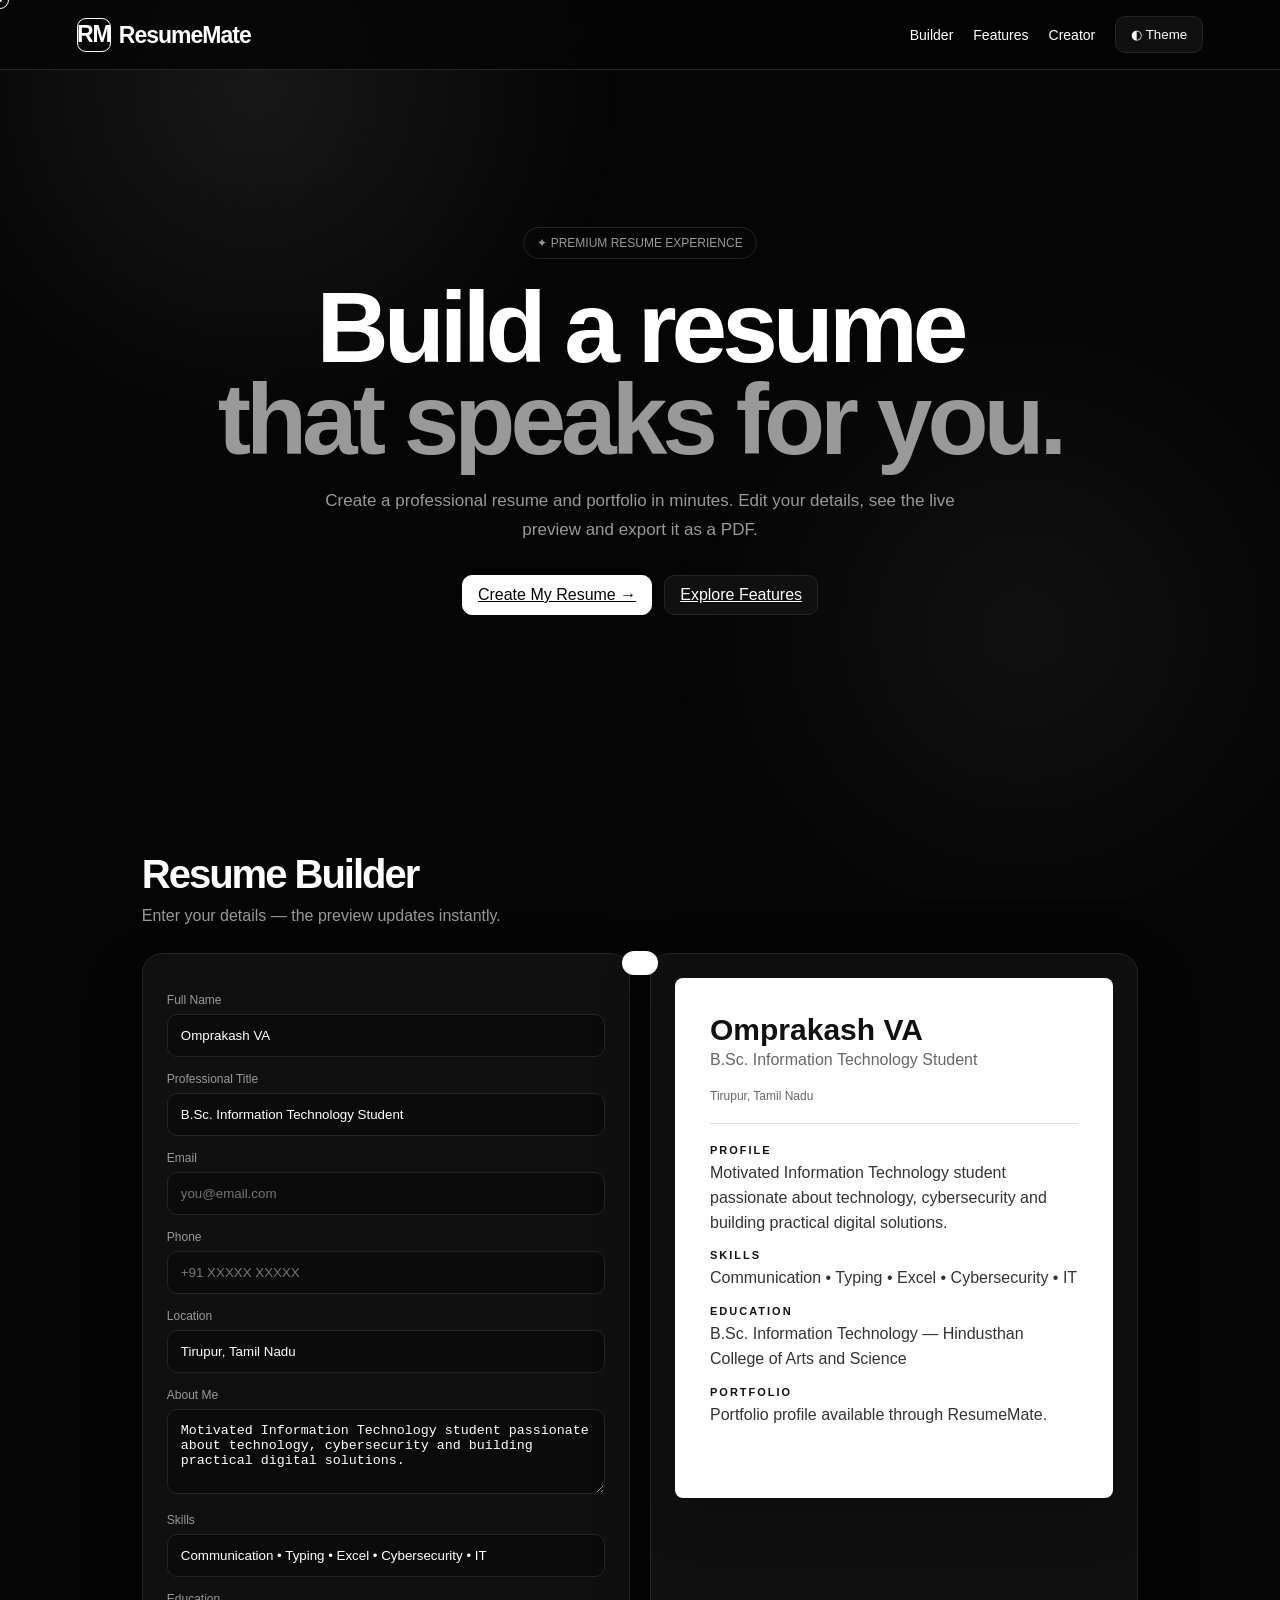
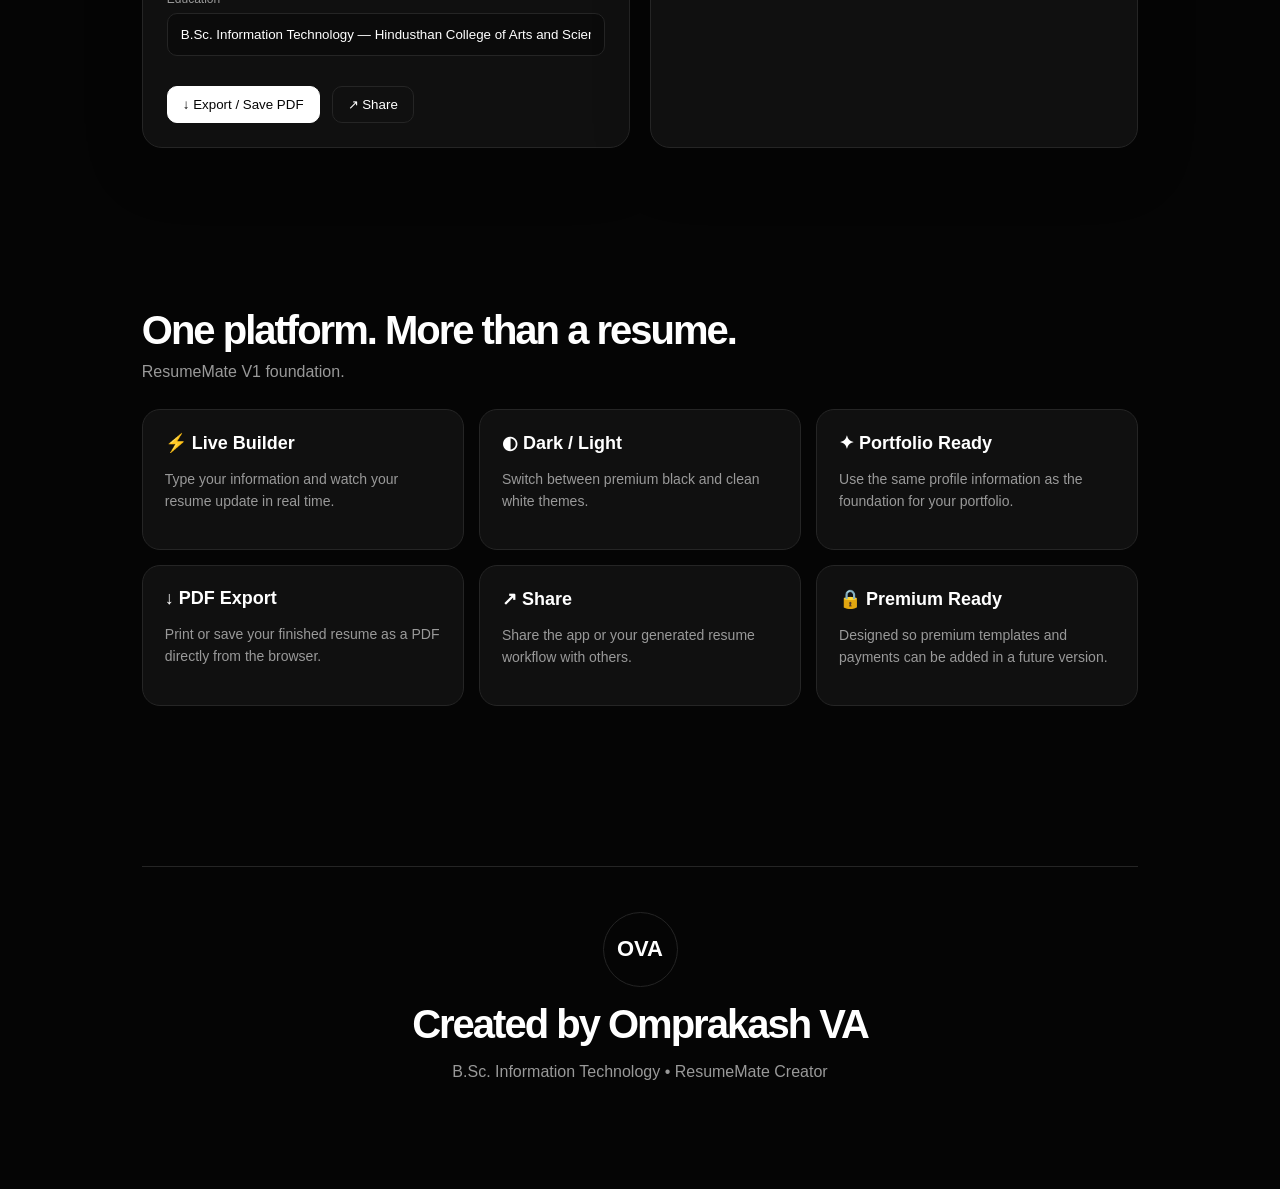
<file: ResumeMate.html>
<!DOCTYPE html>
<html lang="en">
<head>
<meta charset="UTF-8">
<meta name="viewport" content="width=device-width, initial-scale=1.0">
<title>ResumeMate — Build. Impress. Get Hired.</title>
<style>
:root{--bg:#050505;--card:#101010;--text:#fff;--muted:#999;--line:#252525;--accent:#fff;--input:#0b0b0b}
.light{--bg:#f7f7f7;--card:#fff;--text:#090909;--muted:#666;--line:#ddd;--accent:#090909;--input:#f1f1f1}
*{box-sizing:border-box}html{scroll-behavior:smooth}body{margin:0;background:var(--bg);color:var(--text);font-family:Inter,Arial,sans-serif;transition:.3s;overflow-x:hidden}
body:before{content:"";position:fixed;inset:0;pointer-events:none;background:radial-gradient(circle at 20% 10%,rgba(255,255,255,.08),transparent 28%),radial-gradient(circle at 80% 70%,rgba(255,255,255,.05),transparent 30%);z-index:-1}
.cursor{position:fixed;width:18px;height:18px;border:1px solid var(--text);border-radius:50%;pointer-events:none;z-index:9999;transform:translate(-50%,-50%);transition:width .15s,height .15s;mix-blend-mode:difference}.cursor-dot{position:fixed;width:4px;height:4px;background:var(--text);border-radius:50%;pointer-events:none;z-index:10000;transform:translate(-50%,-50%)}
nav{position:sticky;top:0;z-index:100;background:color-mix(in srgb,var(--bg) 82%,transparent);backdrop-filter:blur(18px);border-bottom:1px solid var(--line);display:flex;justify-content:space-between;align-items:center;padding:16px 6%}
.logo{font-weight:900;font-size:23px;letter-spacing:-1px}.logo span{display:inline-flex;width:34px;height:34px;border:1px solid var(--text);align-items:center;justify-content:center;border-radius:9px;margin-right:8px}
.navlinks{display:flex;gap:20px;align-items:center}.navlinks a{color:var(--text);text-decoration:none;font-size:14px}.toggle,.btn{border:1px solid var(--line);background:var(--card);color:var(--text);padding:10px 15px;border-radius:10px;cursor:pointer}
.hero{min-height:78vh;display:grid;place-items:center;text-align:center;padding:80px 7%}.badge{display:inline-block;border:1px solid var(--line);border-radius:999px;padding:8px 13px;color:var(--muted);font-size:12px}.hero h1{font-size:clamp(48px,8vw,100px);line-height:.92;letter-spacing:-5px;margin:22px 0}.hero h1 span{color:var(--muted)}.hero p{max-width:650px;margin:auto;color:var(--muted);font-size:17px;line-height:1.7}.actions{margin-top:30px;display:flex;justify-content:center;gap:12px;flex-wrap:wrap}.primary{background:var(--text);color:var(--bg);border-color:var(--text)}
section{max-width:1150px;margin:auto;padding:80px 6%}h2{font-size:40px;letter-spacing:-2px;margin:0 0 10px}.sub{color:var(--muted);margin-bottom:28px}.grid{display:grid;grid-template-columns:1fr 1fr;gap:20px}.panel{background:var(--card);border:1px solid var(--line);border-radius:20px;padding:24px;box-shadow:0 20px 60px rgba(0,0,0,.18)}
label{display:block;font-size:12px;color:var(--muted);margin:15px 0 7px}input,textarea,select{width:100%;padding:13px;border-radius:10px;border:1px solid var(--line);background:var(--input);color:var(--text);outline:none}textarea{min-height:85px;resize:vertical}.resume{background:#fff;color:#111;padding:35px;border-radius:8px;min-height:520px;box-shadow:0 18px 50px rgba(0,0,0,.25)}.resume h3{font-size:30px;margin:0}.resume .role{color:#666;margin:4px 0 20px}.resume hr{border:0;border-top:1px solid #ddd;margin:20px 0}.resume h4{margin:14px 0 5px;text-transform:uppercase;font-size:11px;letter-spacing:2px}.resume p{line-height:1.55;margin:5px 0;color:#333}.resume .contact{font-size:12px;color:#666}.features{display:grid;grid-template-columns:repeat(3,1fr);gap:15px}.feature{padding:22px;border:1px solid var(--line);border-radius:18px;background:var(--card)}.feature b{font-size:18px}.feature p{color:var(--muted);line-height:1.6;font-size:14px}.creator{text-align:center;border-top:1px solid var(--line);padding-top:45px}.avatar{width:75px;height:75px;border-radius:50%;border:1px solid var(--line);display:grid;place-items:center;margin:auto;font-weight:900;font-size:22px}
.toast{position:fixed;bottom:25px;left:50%;transform:translateX(-50%) translateY(100px);background:var(--text);color:var(--bg);padding:12px 18px;border-radius:12px;transition:.3s;z-index:10001}.toast.show{transform:translateX(-50%) translateY(0)}
@media(max-width:800px){.grid,.features{grid-template-columns:1fr}.navlinks a{display:none}.hero h1{letter-spacing:-3px}.cursor,.cursor-dot{display:none}}
@media print{nav,.hero,#builder,.features,.creator,.sub,section>h2,section>.sub{display:none!important}.resume{box-shadow:none;border:0;min-height:auto}body{background:#fff}}
</style>
</head>
<body>
<div class="cursor"></div><div class="cursor-dot"></div>
<nav>
  <div class="logo"><span>RM</span>ResumeMate</div>
  <div class="navlinks"><a href="#builder">Builder</a><a href="#features">Features</a><a href="#creator">Creator</a><button class="toggle" onclick="toggleTheme()">◐ Theme</button></div>
</nav>

<header class="hero">
  <div>
    <div class="badge">✦ PREMIUM RESUME EXPERIENCE</div>
    <h1>Build a resume<br><span>that speaks for you.</span></h1>
    <p>Create a professional resume and portfolio in minutes. Edit your details, see the live preview and export it as a PDF.</p>
    <div class="actions"><a class="btn primary" href="#builder">Create My Resume →</a><a class="btn" href="#features">Explore Features</a></div>
  </div>
</header>

<section id="builder">
<h2>Resume Builder</h2><div class="sub">Enter your details — the preview updates instantly.</div>
<div class="grid">
<div class="panel">
<label>Full Name</label><input id="name" value="Omprakash VA" oninput="update()">
<label>Professional Title</label><input id="role" value="B.Sc. Information Technology Student" oninput="update()">
<label>Email</label><input id="email" placeholder="you@email.com" oninput="update()">
<label>Phone</label><input id="phone" placeholder="+91 XXXXX XXXXX" oninput="update()">
<label>Location</label><input id="location" value="Tirupur, Tamil Nadu" oninput="update()">
<label>About Me</label><textarea id="about" oninput="update()">Motivated Information Technology student passionate about technology, cybersecurity and building practical digital solutions.</textarea>
<label>Skills</label><input id="skills" value="Communication • Typing • Excel • Cybersecurity • IT" oninput="update()">
<label>Education</label><input id="edu" value="B.Sc. Information Technology — Hindusthan College of Arts and Science" oninput="update()">
<div class="actions" style="justify-content:flex-start"><button class="btn primary" onclick="printPDF()">↓ Export / Save PDF</button><button class="btn" onclick="shareResume()">↗ Share</button></div>
</div>
<div class="panel"><div class="resume" id="preview"></div></div>
</div>
</section>

<section id="features">
<h2>One platform. More than a resume.</h2><div class="sub">ResumeMate V1 foundation.</div>
<div class="features">
<div class="feature"><b>⚡ Live Builder</b><p>Type your information and watch your resume update in real time.</p></div>
<div class="feature"><b>◐ Dark / Light</b><p>Switch between premium black and clean white themes.</p></div>
<div class="feature"><b>✦ Portfolio Ready</b><p>Use the same profile information as the foundation for your portfolio.</p></div>
<div class="feature"><b>↓ PDF Export</b><p>Print or save your finished resume as a PDF directly from the browser.</p></div>
<div class="feature"><b>↗ Share</b><p>Share the app or your generated resume workflow with others.</p></div>
<div class="feature"><b>🔒 Premium Ready</b><p>Designed so premium templates and payments can be added in a future version.</p></div>
</div>
</section>

<section id="creator">
<div class="creator"><div class="avatar">OVA</div><h2 style="margin-top:15px">Created by Omprakash VA</h2><p class="sub">B.Sc. Information Technology • ResumeMate Creator</p></div>
</section>

<div class="toast" id="toast"></div>
<script>
const $=id=>document.getElementById(id);
function esc(v){return String(v||'').replace(/[&<>"']/g,m=>({'&':'&amp;','<':'&lt;','>':'&gt;','"':'&quot;',"'":'&#039;'}[m]))}
function update(){
 let n=esc($('name').value),r=esc($('role').value),e=esc($('email').value),p=esc($('phone').value),l=esc($('location').value),a=esc($('about').value),s=esc($('skills').value),ed=esc($('edu').value);
 $('preview').innerHTML=`<h3>${n}</h3><div class="role">${r}</div><div class="contact">${e}${e&&p?'  •  ':''}${p}${(e||p)&&l?'  •  ':''}${l}</div><hr><h4>Profile</h4><p>${a}</p><h4>Skills</h4><p>${s}</p><h4>Education</h4><p>${ed}</p><h4>Portfolio</h4><p>Portfolio profile available through ResumeMate.</p>`;
}
function toggleTheme(){document.body.classList.toggle('light');localStorage.setItem('rmtheme',document.body.classList.contains('light')?'light':'dark')}
if(localStorage.getItem('rmtheme')==='light')document.body.classList.add('light');
function printPDF(){window.print()}
async function shareResume(){try{await navigator.share({title:'ResumeMate',text:'Create your professional resume with ResumeMate.',url:location.href})}catch(e){navigator.clipboard?.writeText(location.href);toast('Link copied to clipboard')}} 
function toast(t){let x=$('toast');x.textContent=t;x.classList.add('show');setTimeout(()=>x.classList.remove('show'),2200)}
const c=document.querySelector('.cursor'),d=document.querySelector('.cursor-dot');
document.addEventListener('mousemove',e=>{c.style.left=e.clientX+'px';c.style.top=e.clientY+'px';d.style.left=e.clientX+'px';d.style.top=e.clientY+'px'});
document.querySelectorAll('button,a,input,textarea').forEach(el=>{el.addEventListener('mouseenter',()=>{c.style.width='34px';c.style.height='34px'});el.addEventListener('mouseleave',()=>{c.style.width='18px';c.style.height='18px'})});
update();
</script>
</body>
</html>
</file>
